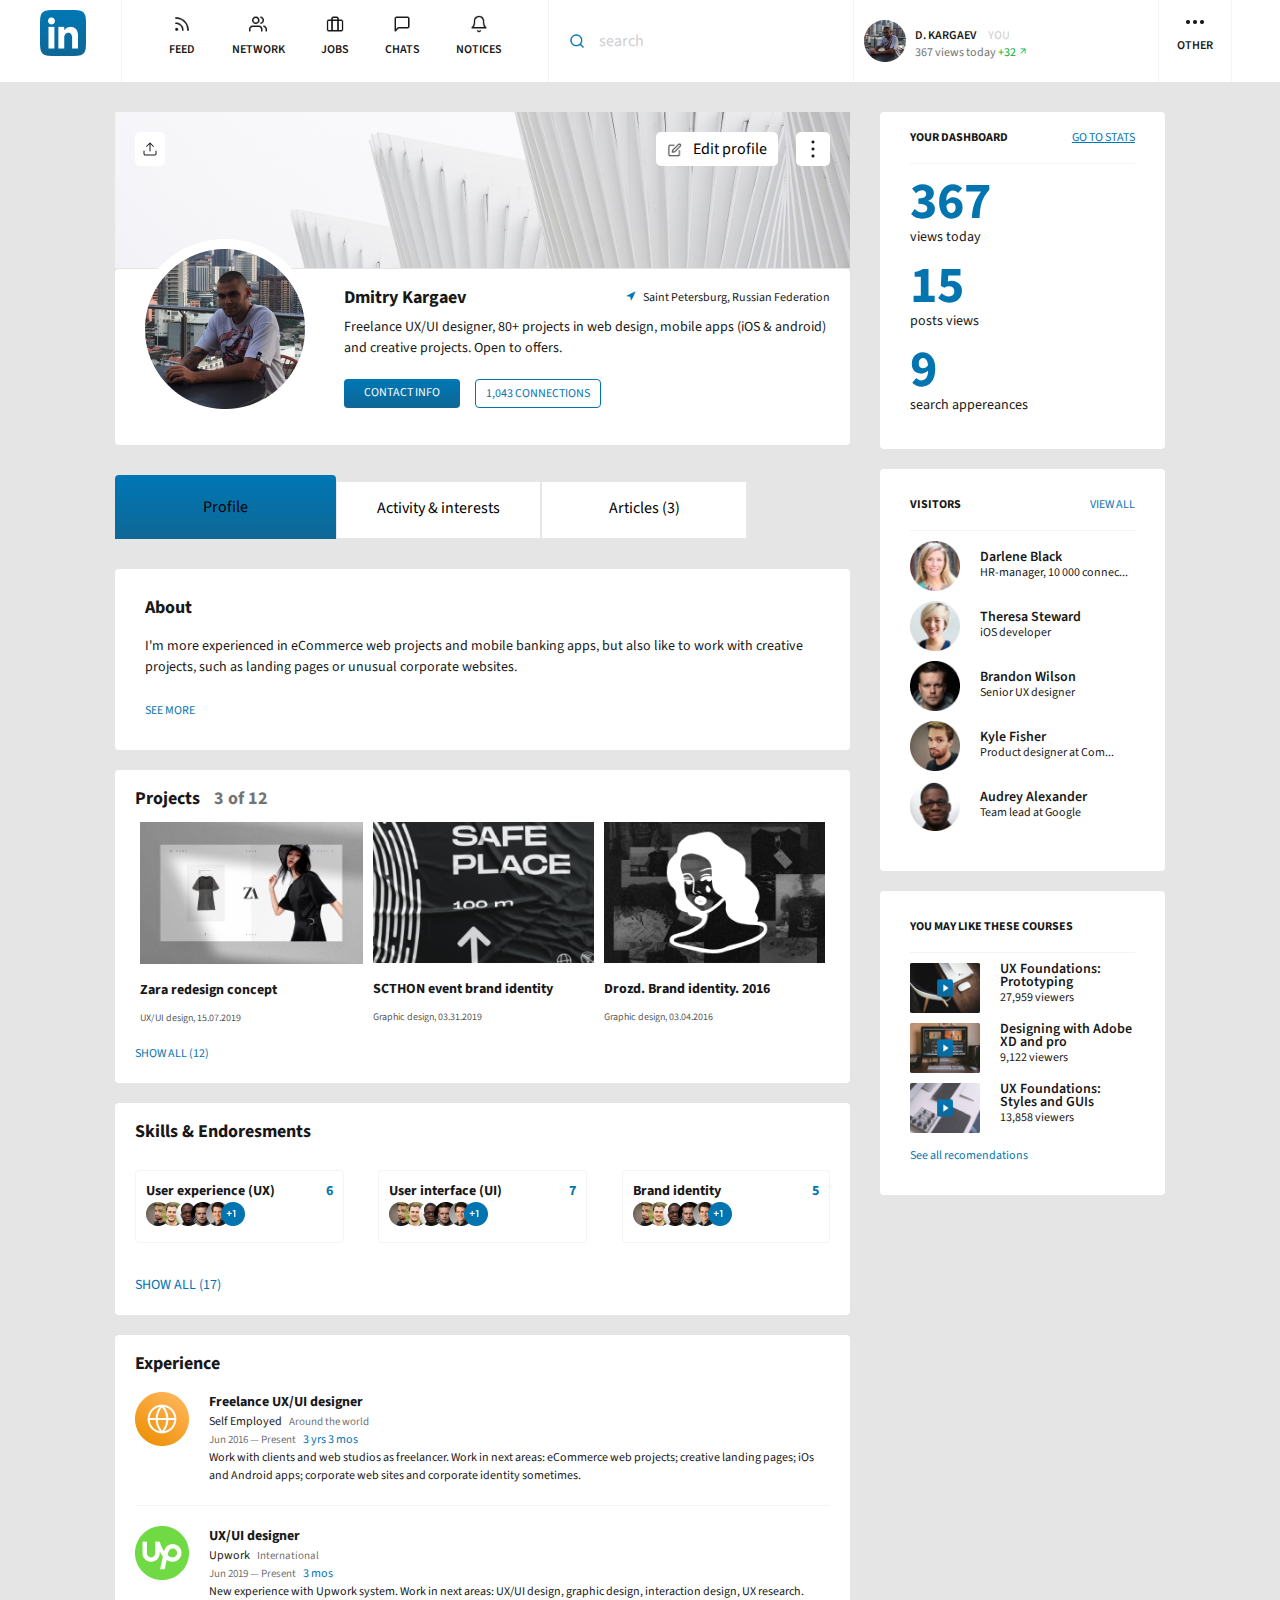
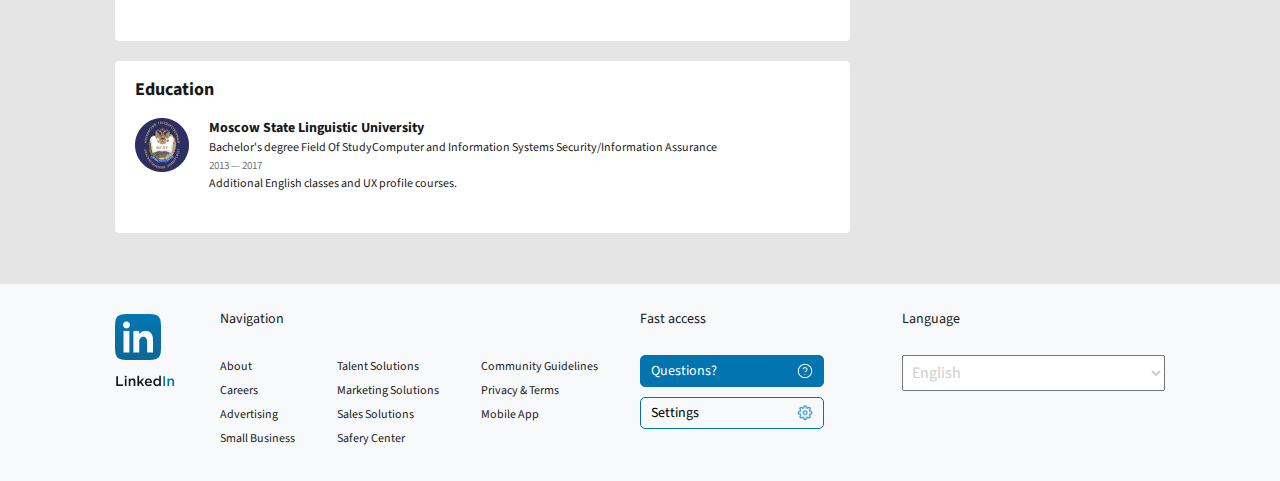
<file: index.html>
<!DOCTYPE html>
<html lang="en">

<head>
    <meta charset="UTF-8" />
    <meta http-equiv="X-UA-Compatible" content="IE=edge" />
    <meta name="viewport" content="width=device-width, initial-scale=1.0" />
    <link rel="stylesheet" href="./css/style.css" />
    <link rel="stylesheet" href="./css/home.css">
    <link rel="icon" href="./images/logo3.png" />
    <title>LinkedIn</title>
</head>

<body>

    <!-- navbar page -->

    <nav class="navbar">

        <div class="logo">
            <a href="index.html"><img src="./images/logo.png" alt="" class="nav_logo"></a>
        </div>

        <div class="panel">

            <a href="feed.html" class="link">
                <img class="link_img" src="./images/feed.png" alt="">
                <p class="link_p">feed</p>

            </a>

            <a href="network.html" class="link">
                <img class="link_img" src="./images/users.png" alt="">
                <p class="link_p">network</p>
            </a>

            <a href="jobs.html" class="link">
                <img class="link_img" src="./images/jobs.png" alt="">
                <p class="link_p">jobs</p>
            </a>

            <a href="chats.html" class="link">
                <img class="link_img" src="./images/chat.png" alt="">
                <p class="link_p">chats</p>
            </a>

            <a href="notices.html" class="link">
                <img class="link_img" src="./images/bell.png" alt="">
                <p class="link_p">notices</p>
            </a>

        </div>

        <div class="search">
            <label for="search">
                <img src="./images/search.png" alt="">
                <input name="search" type="text" placeholder="search">
            </label>
        </div>

        <a href="index.html" class="you_account">
            <img src="./images/you.png" alt="">
            <div class="you_info">
                <p class="link_p">D. Kargaev <span>YOU</span></p>
                <p class="you_p">367 views today <span>+32 <img src="./images/arrow-up-right.png" alt=""></span></p>
            </div>
        </a>

        <div class="other">
            <img src="./images/other.png" alt="">
            <p class="link_p">other</p>
        </div>

    </nav>
 

    <!-- home pagge -->
<div class="home">

    <div class="home1">
          <div class="home_nav">
              <div class="upload">
                  <img src="./images/upload.png" alt="">
              </div>
              <div class="edit">
                  <div class="edit_profile">
                      <img src="./images/edit.png" alt="">
                      <p>Edit profile</p>
                  </div>
                  <div class="line_dots">
                      <img src="./images/more-horizontal (1).png" alt="">
                  </div>
              </div>
          </div>
          <div class="home_img">
              <img src="./images/account_back.png" alt="">
          </div>
          <div class="account_info">
                  <div class="account_logo">
                      <img src="./images/Ellipse.png" alt="">
                  </div>
                  <div class="acc_info">
                         <div class="row1">
                             <p class="name">
                                Dmitry Kargaev
                             </p>
                             <p class="address">
                                 <img src="./images/map.png" alt="">
                                Saint Petersburg, Russian Federation
                             </p>
                         </div>
                         <div class="row2">
                            Freelance UX/UI designer, 80+ projects in web design, mobile apps  (iOS & android) and creative projects. Open to offers.
                         </div>
                         <div class="row3">
                             <div class="row3_1">
                                 Contact info
                             </div>
                             <div class="row3_2">
                                 1,043 connections
                             </div>
                         </div>
                  </div>
          </div>
          <div class="select_profile">
              <div class="profile">
                Profile
              </div>
              <div class="activity">
                Activity & interests
              </div>
              <div class="articles">
                Articles (3)
              </div>
          </div>
          <div class="about">
              <h2>About</h2>
              <p>I'm more experienced in eCommerce web projects and mobile banking apps, but also like to work with creative projects, such as landing pages or unusual corporate websites. </p>
              <a href="#">See more</a>
          </div>
          <div class="project">
              <h2>Projects <span>3 of 12</span></h2>
              <div class="roject_items">
                     <div class="item">
                         <img src="./images/project1.png" alt="">
                         <h3>Zara redesign concept</h3>
                         <p>UX/UI design, 15.07.2019</p>
                     </div>
                     <div class="item">
                        <img src="./images/project2.png" alt="">
                        <h3>SCTHON event brand identity</h3>
                        <p>Graphic design, 03.31.2019</p>
                    </div>
                    <div class="item">
                        <img src="./images/project3.png" alt="">
                        <h3>Drozd. Brand identity. 2016</h3>
                        <p>Graphic design, 03.04.2016</p>
                    </div>
              </div>
              <a href="#">Show all (12)</a>
          </div>
           <div class="skills">
               <h3 class="home__title">Skills & Endoresments</h3>
               <div class="skills__users">
                   <div class="skills__div">
                       <h4 class="home__title--inside">  User experience (UX) <span>6</span>  </h4>
                       <img src="./images/users (1).png" alt="">
                   </div>
                   <div class="skills__div">
                    <h4 class="home__title--inside">  User interface (UI) <span>7</span>  </h4>
                    <img src="./images/users (1).png" alt="">
                   </div>
                   <div class="skills__div">
                    <h4 class="home__title--inside">  Brand identity <span>5</span>  </h4>
                    <img src="./images/users (1).png" alt="">
                   </div>
               </div>
               <a href="#">Show ALL (17)</a>
           </div>
           <div class="experience">
              <h3 class="home__title">Experience</h3>
              <div  class="experience__div" style="border-bottom: 1px solid #F4F4F4;">
                  <img src="./images/globe.png" alt="">
                    <div class="experience__div--info">
                              <h4 class="home__title--inside">
                                Freelance UX/UI designer
                              </h4>
                              <p>
                                Self Employed   <span>Around the world</span> <br>
                                <span>Jun 2016 — Present</span>  <span>3 yrs 3 mos</span> <br>
                                Work with clients and web studios as freelancer.  Work in next areas: eCommerce web projects; creative landing pages; iOs and Android apps; corporate web sites and corporate identity sometimes.
                              </p>
                    </div>
              </div>
              <div class="experience__div">
                  <img src="./images/upwork.png" alt="">
                <div class="experience__div--info">
                    <h4 class="home__title--inside">
                        UX/UI designer
                      </h4>
                      <p>
                        Upwork   <span>International</span> <br>
                        <span>Jun 2019 — Present</span>  <span>3 mos</span> <br>
                        New experience with Upwork system. Work in next areas: UX/UI design, graphic design, interaction design, UX research.
                      </p>
                </div>
              </div>
           </div>
           <div class="education">
               <h3 class="home__title">
                Education
               </h3>
               <div class="experience__div">
                <img src="./images/Group (5).png" alt="">
              <div class="experience__div--info">
                  <h4 class="home__title--inside">
                    Moscow State Linguistic University
                    </h4>
                    <p>
                        Bachelor's degree Field Of StudyComputer and Information Systems Security/Information Assurance<br>
                        <span>2013 — 2017</span>  <br>
                        Additional English classes and UX profile courses​.
                    </p>
              </div>
            </div>
           </div>
    </div>

    <div class="home2">
            <div class="dashboard">
                 <div class="your_dashboard">
                         <h3>your dashboard</h3>
                         <a href="#">go to stats</a>
                 </div>
                 <div class="views">
                       <h1>367</h1>
                       <p>views today</p>
                 </div>
                 <div class="posts">
                    <h1>15</h1>
                    <p>posts views</p>
                 </div>
                 <div class="searchs">
                    <h1>9</h1>
                    <p>search appereances</p>
                 </div>
            </div>

            <div class="visitors">
                <div class="your_dashboard">
                    <h3> visitors</h3>
                    <a href="#" style="text-decoration: none;"> view all </a>
            </div>
            <div class="visitor">
                <img src="./images/Photo.png" alt="">
                <div class="visitor_info">
                    <h3>Darlene Black</h3>
                    <p>HR-manager, 10 000 connec...</p>
                </div>
            </div>
            <div class="visitor">
                <img src="./images/Photo (1).png" alt="">
                <div class="visitor_info">
                    <h3>Theresa Steward</h3>
                    <p>iOS developer</p>
                </div>
            </div>
            <div class="visitor">
                <img src="./images/Photo (2).png" alt="">
                <div class="visitor_info">
                    <h3>Brandon Wilson</h3>
                    <p>Senior UX designer</p>
                </div>
            </div>
            <div class="visitor">
                <img src="./images/Photo (3).png" alt="">
                <div class="visitor_info">
                    <h3>Kyle Fisher</h3>
                    <p>Product designer at Com...</p>
                </div>
            </div>
            <div class="visitor">
                <img src="./images/Photo (4).png" alt="">
                <div class="visitor_info">
                    <h3>Audrey Alexander</h3>
                    <p>Team lead at Google</p>
                </div>
            </div>
            </div>
            <div class="courses">
                <div class="your_dashboard">
                    <h3> You may like these courses</h3>
                </div>
                    <div class="courses_items">
                        <div class="courses_item">
                            <img src="./images/Group (2).png" alt="">
                            <div class="item_info">
                                      <h3>UX Foundations:
                                        Prototyping</h3>
                                      <p>27,959 viewers</p>
                            </div>

                        </div>
                        <div class="courses_item">
                            <img src="./images/Group (3).png" alt="">
                            <div class="item_info">
                                <h3>Designing with
                                    Adobe XD and pro</h3>
                                <p>9,122 viewers</p>
                            </div>
                        </div>
                        <div class="courses_item">
                            <img src="./images/Group (4).png" alt="">
                            <div class="item_info">
                                <h3>UX Foundations:
                                    Styles and GUIs</h3>
                                <p>13,858 viewers</p>
                            </div>
                        </div>
                    </div>

                  <a href="#">See all recomendations</a>
           
            </div>
    </div>

</div>



    <!-- footer page -->

    <footer class="footer">
        <div class="footer_logo">
            <img src="./images/logo2.png" alt="">
        </div>
        <div class="navigation">
            <p class="footer_title">
                Navigation
            </p>
            <div class="nav_grid">
                <div>
                    About <br>
                    Careers  <br>
                    Advertising <br>
                    Small Business
                </div>
                <div>
                    Talent Solutions <br>
                    Marketing Solutions <br>
                    Sales Solutions <br>
                    Safery Center
                </div>
                <div>
                    Community Guidelines <br>
                    Privacy & Terms  <br>
                    Mobile App
                </div>
            </div>
        </div>
        <div class="access">
            <p class="footer_title">
                Fast access
            </p>
            <div class="div1">
                   <p>Questions?</p>
                   <img src="./images/help-circle.png" alt="">
            </div>
            <div class="div2">
                      <p>Settings</p>
                      <img src="./images/settings.png" alt="">
            </div>
        </div>
        <div class="language">
            <p class="footer_title">
                Language
            </p>
            <select name="lang" id="lang">
                <option value="active">English</option>
                <option value="">Russian</option>
                <option value="">Uzbek</option>
                <option value="">Tajik</option>
            </select>
        </div>
    </footer>

</body>

</html>
</file>
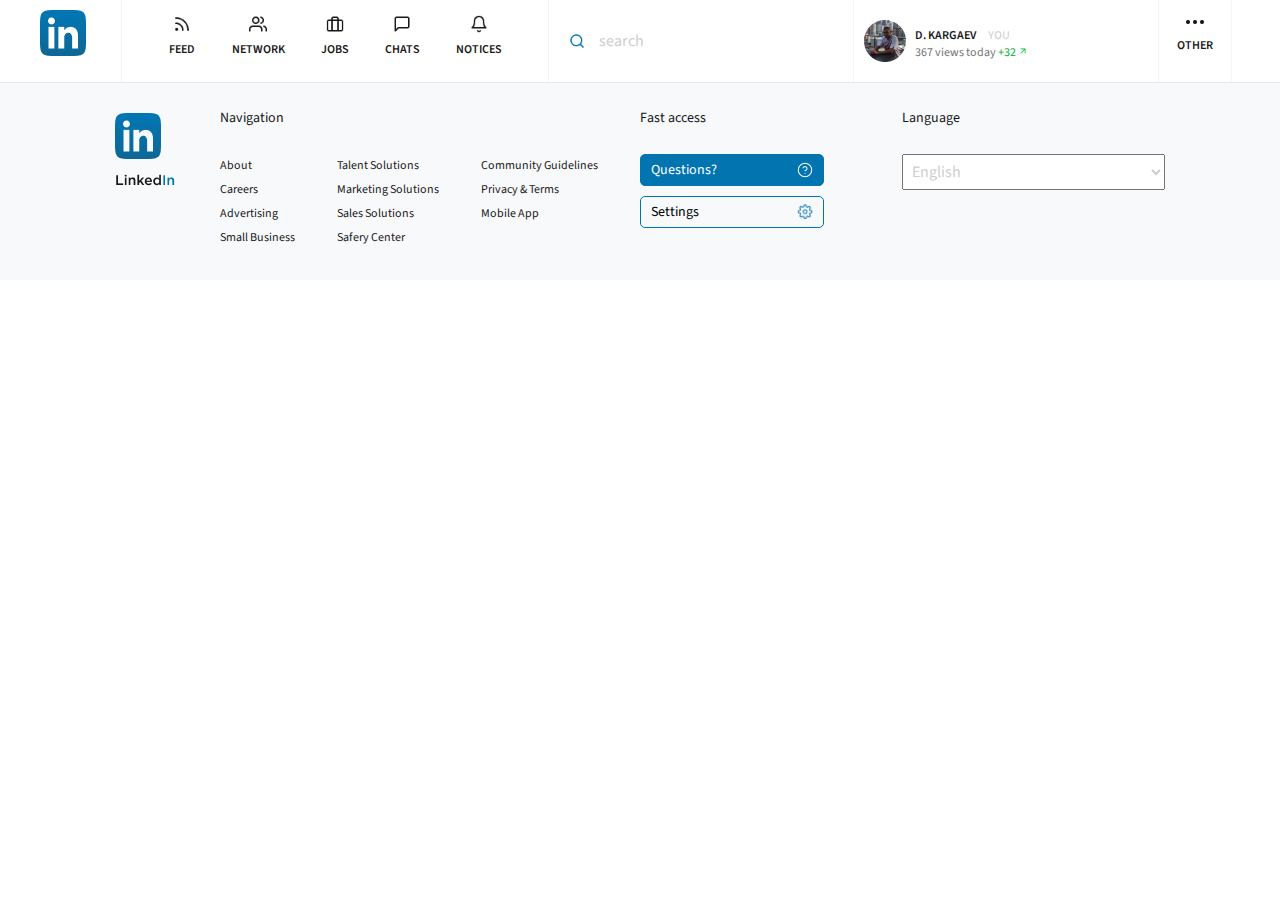
<file: chats.html>
<!DOCTYPE html>
<html lang="en">

<head>
    <meta charset="UTF-8" />
    <meta http-equiv="X-UA-Compatible" content="IE=edge" />
    <meta name="viewport" content="width=device-width, initial-scale=1.0" />
    <link rel="stylesheet" href="./css/style.css" />
    <link rel="icon" href="./images/logo3.png" />
    <title>LinkedIn</title>
</head>

<body>

    <!-- navbar page -->

    <nav class="navbar">

        <div class="logo">
            <a href="index.html"><img src="./images/logo.png" alt="" class="nav_logo"></a>
        </div>

        <div class="panel">

            <a href="feed.html" class="link">
                <img class="link_img" src="./images/feed.png" alt="">
                <p class="link_p">feed</p>

            </a>

            <a href="network.html" class="link">
                <img class="link_img" src="./images/users.png" alt="">
                <p class="link_p">network</p>
            </a>

            <a href="jobs.html" class="link">
                <img class="link_img" src="./images/jobs.png" alt="">
                <p class="link_p">jobs</p>
            </a>

            <a href="chats.html" class="link">
                <img class="link_img" src="./images/chat.png" alt="">
                <p class="link_p">chats</p>
            </a>

            <a href="notices.html" class="link">
                <img class="link_img" src="./images/bell.png" alt="">
                <p class="link_p">notices</p>
            </a>

        </div>

        <div class="search">
            <label for="search">
                <img src="./images/search.png" alt="">
                <input name="search" type="text" placeholder="search">
            </label>
        </div>

        <a href="index.html" class="you_account">
            <img src="./images/you.png" alt="">
            <div class="you_info">
                <p class="link_p">D. Kargaev <span>YOU</span></p>
                <p class="you_p">367 views today <span>+32 <img src="./images/arrow-up-right.png" alt=""></span></p>
            </div>
        </a>

        <div class="other">
            <img src="./images/other.png" alt="">
            <p class="link_p">other</p>
        </div>

    </nav>





    <!-- footer page -->

    <footer class="footer">
        <div class="footer_logo">
            <img src="./images/logo2.png" alt="">
        </div>
        <div class="navigation">
            <p class="footer_title">
                Navigation
            </p>
            <div class="nav_grid">
                <div>
                    About <br>
                    Careers  <br>
                    Advertising <br>
                    Small Business
                </div>
                <div>
                    Talent Solutions <br>
                    Marketing Solutions <br>
                    Sales Solutions <br>
                    Safery Center
                </div>
                <div>
                    Community Guidelines <br>
                    Privacy & Terms  <br>
                    Mobile App
                </div>
            </div>
        </div>
        <div class="access">
            <p class="footer_title">
                Fast access
            </p>
            <div class="div1">
                   <p>Questions?</p>
                   <img src="./images/help-circle.png" alt="">
            </div>
            <div class="div2">
                      <p>Settings</p>
                      <img src="./images/settings.png" alt="">
            </div>
        </div>
        <div class="language">
            <p class="footer_title">
                Language
            </p>
            <select name="lang" id="lang">
                <option value="active">English</option>
                <option value="">Russian</option>
                <option value="">Uzbek</option>
                <option value="">Tajik</option>
            </select>
        </div>
    </footer>

</body>

</html>
</file>
<file: css/style.css>
@import url('https://fonts.googleapis.com/css2?family=Source+Sans+Pro:wght@200;300;400;600;700;900&display=swap');

* {
    margin: 0;
    padding: 0;
    box-sizing: border-box;
    font-family: 'Source Sans Pro', sans-serif;
}

:root {
    --link_blue: #0275B1;
    --footer_back: #F7F9FB;
    --back: #E5E5E5;
    --text: #181818;
    --green: #02B033;
}


.navbar {
    display: flex;
    padding: 0 30px;
    background: #ffffff;

}

.logo {
    width: 7.5%;
    border-right: 1px solid #F4F4F4;
    padding: 10px;
}

.panel {
    width: 35%;
    border-right: 1px solid #F4F4F4;
    display: flex;
    padding: 10px;
    justify-content: space-evenly;
}

.link {
    text-decoration: none;
    text-align: center;
}

.link_p {
    font-size: 12px;
    line-height: 11px;
    text-align: center;
    text-transform: uppercase;
    color: var(--text);
    font-weight: 600;
}

.link_img {
    width: 18px;
    margin: 5px;
}

.search {
    width: 25%;
    border-right: 1px solid #F4F4F4;
    padding: 10px;
    position: relative;
}

.search img {
    width: 16px;
    margin-left: 20px;
    margin-bottom: -3px;
    position: absolute;
    left: 0;
    top: 40%;
}

.search input {
    border: none;
    padding: 20px 40px;
    width: 100%;
    height: 100%;
    font-size: 16px;
    line-height: 15px;
    color: #CECECE;
}

.search input::placeholder {
    font-size: 16px;
    line-height: 15px;

    color: #CECECE;
}

.search input:focus {
    outline: none;
}

.you_account {
    width: 25%;
    border-right: 1px solid #F4F4F4;
    display: grid;
    padding: 10px;
    align-items: center;
    grid-template-columns: 18% 82%;
    text-decoration: none;
}

.you_account img {
    width: 42px;
    height: 42px;
}

.you_info {
    text-align: left;
}

.you_info .link_p {
    text-align: left;
    margin: 5px 0;
}

.link_p span {
    font-size: 12px;
    line-height: 11px;
    text-transform: uppercase;

    color: rgba(24, 24, 24, 0.2);
    margin-left: 10px;
}

.you_p {
    font-size: 12px;
    line-height: 11px;

    color: #747474;
}

.you_p span {
    color: var(--green);
}

.you_p span img {
    width: 10px;
    height: 10px;
}

.other {
    width: 6%;
    border-right: 1px solid #F4F4F4;
    padding: 10px;
    text-align: center;
    cursor: pointer;
}








/* footer style */


.footer {
    width: 100%;
    padding: 30px 9%;
    background: var(--footer_back);
    border-top: 1px solid #E7E7E7;
    text-align: justify;
    display: flex;
}

.footer_logo {
    width: 10%;
}

.footer_title {
    font-size: 14px;
    line-height: 11px;
    color: var(--text);
}

.navigation {
    width: 40%;
}

.nav_grid {
    display: grid;
    grid-template-columns: auto auto auto;
    margin-top: 30px;
}

.nav_grid div {
    font-size: 12px;
    line-height: 24px;
    color: #181818;
}

.access {
    width: 25%;
    text-align: left;
}

.div1 {
    width: 70%;
    border: 1px solid var(--link_blue);
    border-radius: 5px;
    margin-top: 30px;
    background-color: var(--link_blue);
    display: flex;
    justify-content: space-between;
    padding: 5px 10px;
    align-items: center;
}

.div1 p {
    color: white;
    font-size: 14px;
}

.div2 p {
    font-size: 14px;
}

.div2 {
    width: 70%;
    border: 1px solid var(--link_blue);
    border-radius: 5px;
    padding: 5px 10px;
    margin-top: 10px;
    display: flex;
    justify-content: space-between;
    align-items: center;
}

.access img {
    width: 16px;
    height: 16px;
}

.language {
    width: 25%;
}

#lang {
    width: 100%;
    margin-top: 30px;
    color: #CECECE;
    font-size: 16px;
    padding: 5px;
}

#lang option {
    font-size: 16px;
    color: #CECECE;
}

#lang:focus {
    outline: none;
}

@media screen and (max-width:1200px) {
    .footer {
        padding: 30px;
    }
}

@media screen and (max-width:991px) {
    .you_account {
        display: none;
    }

    .logo {
        width: 13%;
    }

    .panel {
        width: 43%;
    }

    .search {
        width: 32%;
    }

    .other {
        width: 12%;
    }
    .navigation {
        width: 50%;
    }
    .access{
        width: 20%;
    }
    .div1, .div2 {
        width: 90%;
    }
    .language {
        width: 20%;
    }
}

@media screen and (max-width:768px){
    .navbar{
        padding: 0;
    }
    .search {
        width: 25%;
    }
    .panel {
        width: 50%;
    }
    .footer{
        flex-wrap: wrap;
        box-sizing: border-box;
    }
    .footer_logo {
        width: 16%;
    }
    .navigation {
        width: 80%;
        margin-left: 4%;
    }
    .access, .language {
        width: 50%;
        margin-top: 30px;
    }

}

@media screen and (max-width:600px){
    .panel {
        width: 100%;
        position: fixed;
        background: white;
        bottom: 0;
        left: 0;
        z-index: 100;
        box-shadow: 0 0 15px  rgba(0, 0, 0, .4);
    }
    .logo , .other{
        width: 20%;
    }
    .search{
        width: 60%;
    }
    .footer{
        margin-bottom: 70px;
    }
    .footer {
        margin-bottom: 70px;
        display: grid;
        grid-template-columns: 100%;
        align-items: center;
        justify-content: center;
    }
    .footer_logo {
        width: 100%;
        text-align: center;
        margin: auto;
    }
    .navigation {
        width: 100%;
        margin-left: 0;
    }
    .access, .language {
        width: 100%;
        margin-top: 30px;
    }
}
</file>
<file: css/home.css>
* {
    margin: 0;
    padding: 0;
    box-sizing: border-box;
    font-family: "Source Sans Pro", sans-serif;
}

:root {
    --link_blue: #0275b1;
    --footer_back: #f7f9fb;
    --back: #e5e5e5;
    --text: #181818;
    --green: #02b033;
}

.home {
    padding: 30px 9%;
    background: var(--back);
    display: grid;
    grid-template-columns: 70% 30%;
}

.home1 {
    position: relative;
}

.home2 {
    margin-left: 30px;
}

.home_nav {
    display: flex;
    justify-content: space-between;
    padding: 20px;
    position: absolute;
    width: 100%;
}

.upload {
    width: 30px;
    justify-content: center;
}

.upload,
.edit_profile,
.line_dots {
    display: flex;
    align-items: center;
    padding: 5px;
    background: white;
    border-radius: 5px;
    cursor: pointer;
}

.edit_profile {
    display: flex;
    width: 70%;
    align-items: center;
    justify-content: space-around;
}

.edit_profile img {
    width: 15px;
    height: 15px;
}

.edit {
    display: flex;
    width: 25%;
    justify-content: space-between;
}

.home_img img {
    width: 100%;
}

.account_info {
    padding: 20px;
    background: white;
    margin-top: -5px;
    display: grid;
    grid-template-columns: 30% 70%;
}

.account_logo img {
    margin-top: -50px;
}

.row1 {
    display: flex;
    justify-content: space-between;
}

.name {
    font-size: 18px;
    line-height: 17px;
    color: #181818;
    font-weight: 700;
}

.address {
    font-size: 12px;
    line-height: 150%;
    color: #181818;
}

.address img {
    width: 10px;
    height: 10px;
    margin-right: 5px;
}

.row2 {
    font-size: 14px;
    line-height: 150%;
    color: #181818;
    margin: 10px 0;
}

.row3 {
    display: flex;
    justify-content: start;
    margin-top: 20px;
}

.row3_1 {
    background: linear-gradient(180deg, #0077b5 0%, #0e6795 100%);
    border-radius: 4px;
    padding: 8px 20px;
    font-size: 12px;
    line-height: 11px;
    text-align: center;
    text-transform: uppercase;
    color: #ffffff;
    margin-right: 15px;
}

.row3_2 {
    background: #FFFFFF;
    border: 1px solid #0275B1;
    box-sizing: border-box;
    border-radius: 4px;
    font-size: 12px;
    line-height: 11px;
    text-align: center;
    text-transform: uppercase;
    color: #0275B1;
    padding: 8px 10px;
}

.dashboard {
    padding: 20px 30px;
    background: white;
    border-radius: 4px;
}

.your_dashboard {
    display: flex;
    justify-content: space-between;
    border-bottom: 1px solid #F4F4F4;
    padding-bottom: 20px;
}

.your_dashboard h3 {
    font-size: 12px;
    line-height: 11px;
    text-transform: uppercase;
    color: #181818;
}

.your_dashboard a {
    font-size: 12px;
    line-height: 11px;
    text-align: right;
    text-decoration-line: underline;
    text-transform: uppercase;
    color: #0275B1;
}

.dashboard h1 {
    font-size: 52px;
    line-height: 50px;
    text-transform: uppercase;
    color: #0275B1;
}

.dashboard p {
    font-size: 14px;
    line-height: 150%;
    color: #181818;
}

.views,
.posts,
.searchs {
    margin: 13px 0;
}

.select_profile {
    margin: 30px 0;
    display: flex;
    justify-content: start;
    border-radius: 0 4px 0 0;
}

.profile {
    background: linear-gradient(180deg, #0077B5 0%, #0E6795 100%);
    border-radius: 4px 4px 0px 0px;
    width: 30%;
    text-align: center;
    padding: 21px;
}

.activity,
.articles {
    background: #FFFFFF;
    border: 1px solid #E7E7E7;
    width: 28%;
    text-align: center;
    padding: 15px;
    margin-top: 6px;
}

.about {
    width: 100%;
    background: white;
    padding: 30px;
    border-radius: 4px;
}

.about h2 {
    font-size: 18px;
    line-height: 17px;
    color: #181818;
}

.about p {
    font-size: 14px;
    line-height: 150%;
    color: #181818;
    margin: 20px 0;
}

.account_info {
    border-radius: 4px;
}

.about a {
    font-size: 12px;
    line-height: 11px;
    text-align: center;
    text-transform: uppercase;
    color: #0275B1;
    text-decoration: none;
}

.project {
    background: white;
    padding: 20px;
    margin-top: 20px;
    border-radius: 4px;
}

.roject_items {
    display: grid;
    grid-template-columns: auto auto auto;
    box-sizing: border-box;
    margin: 10px 0;
}

.item {
    margin: 5px;
}

.item img {
    width: 100%;
}

.item h3 {
    font-size: 14px;
    line-height: 150%;
    margin: 10px 0;
    color: #181818;
}

.item p {
    font-size: 10px;
    line-height: 150%;
    color: #181818c9;
}

.project h2 {
    font-size: 18px;
    line-height: 17px;
    color: #181818;
}

.project h2 span {
    font-size: 18px;
    line-height: 17px;
    margin-left: 10px;
    color: #747474;
}

.project a {
    font-size: 12px;
    line-height: 11px;
    text-transform: uppercase;
    text-decoration: none;
    color: #0275B1;
}

.visitors {
    background: white;
    margin: 20px 0;
    padding: 30px;
    border-radius: 4px;
}

.visitor {
    display: flex;
    margin: 10px 0;
    justify-content: start;
    align-items: center;
}

.visitor img {
    width: 50px;
    height: 50px;
    margin-right: 20px;
}

.visitor_info {
    width: 70%;
}

.visitor_info h3 {
    font-size: 14px;
    line-height: 13px;
    color: #181818;
    font-weight: 600;
}

.visitor_info p {
    font-size: 12px;
    line-height: 150%;
    color: #181818;
    font-weight: 400;
}

.courses {
    padding: 30px;
    background-color: white;
    border-radius: 4px;
    display: block;
}

.courses_item {
    display: flex;
    margin: 10px 0;
}

.courses_item img {
    width: 70px;
    height: 50px;
    margin-right: 20px;
}

.item_info h3 {
    font-size: 14px;
    line-height: 13px;
    color: #181818;
    font-weight: 600;
}

.item_info p {
    font-size: 12px;
    line-height: 150%;
    color: #181818;
    font-weight: 400;
}

.courses a {
    text-decoration: none;
    font-size: 12px;
    color: var(--link_blue);
}

.skills__users {
    display: flex;
    justify-content: space-between;
    margin: 30px 0;
}

.skills {
    background: #FFFFFF;
    margin: 20px 0;
    padding: 20px;
    border-radius: 4px;
}

.home__title {
    font-size: 18px;
    line-height: 17px;
    color: #181818;
}

.skills a {
    text-decoration: none;
    color: var(--link_blue);
    font-size: 14px;
    text-transform: uppercase;
}

.skills__div {
    width: 30%;
    text-align: left;
    border: 1px solid #F4F4F4;
    padding: 10px;
    border-radius: 4px;
}

.home__title--inside {
    font-size: 14px;
    line-height: 150%;
    color: #181818;
    display: flex;
    justify-content: space-between;
}

.skills__div h4 span {
    color: var(--link_blue);
}

.experience {
    background: #FFFFFF;
    padding: 20px;
    border-radius: 4px;
}

.experience__div {
    display: flex;
    padding: 20px 0;
}

.experience__div img {
    width: 54px;
    height: 54px;
    margin-right: 20px;
}

.experience__div--info p {
    font-size: 12px;
    line-height: 150%;
    color: #181818;
}

.experience__div--info p span:nth-child(1) {
    font-size: 11px;
    line-height: 150%;
    color: #181818ab;
    margin-left: 5px;
}

.experience__div--info p span:nth-child(2) {
    font-size: 11px;
    line-height: 150%;
    color: #181818ab;
}

.experience__div--info p span:nth-child(3) {
    font-size: 11px;
    line-height: 150%;
    color: #181818ab;

}

.experience__div--info p span:nth-child(4) {
    color: var(--link_blue);
    margin-left: 5px;
}

.education {
    background: #FFFFFF;
    margin: 20px 0;
    padding: 20px;
    border-radius: 4px;
}

@media screen and (max-width:1200px) {
    .home {
        padding: 30px;
    }
}

@media screen and (max-width:991px) {
    .home2 {
        display: none;
    }

    .home {
        grid-template-columns: 100%;
    }

}

@media screen and (max-width:768px) {
    .edit {
        display: flex;
        width: 35%;
        justify-content: space-between;
    }

    .account_logo img {
        margin-top: -35px;
        margin-left: -10px;
        width: 150px;
    }

    .profile,
    .activity,
    .articles {
        width: 33%;
    }

    .skills__users {
        flex-wrap: wrap;
    }

    .skills__div {
        width: 49%;
        margin-top: 10px;
    }
}

@media screen and (max-width:600px) {
    .edit {
        display: flex;
        width: 50%;
        justify-content: space-between;
    }

    .edit_profile p {
        font-size: 14px;
    }

    .account_info {
        grid-template-columns: 100%;
    }

    .roject_items {
        grid-template-columns: 100%;
    }
    .skills__div {
        width: 100%;
    }
    .home {
        padding: 20px 10px 0 10px;
    }
}
</file>
